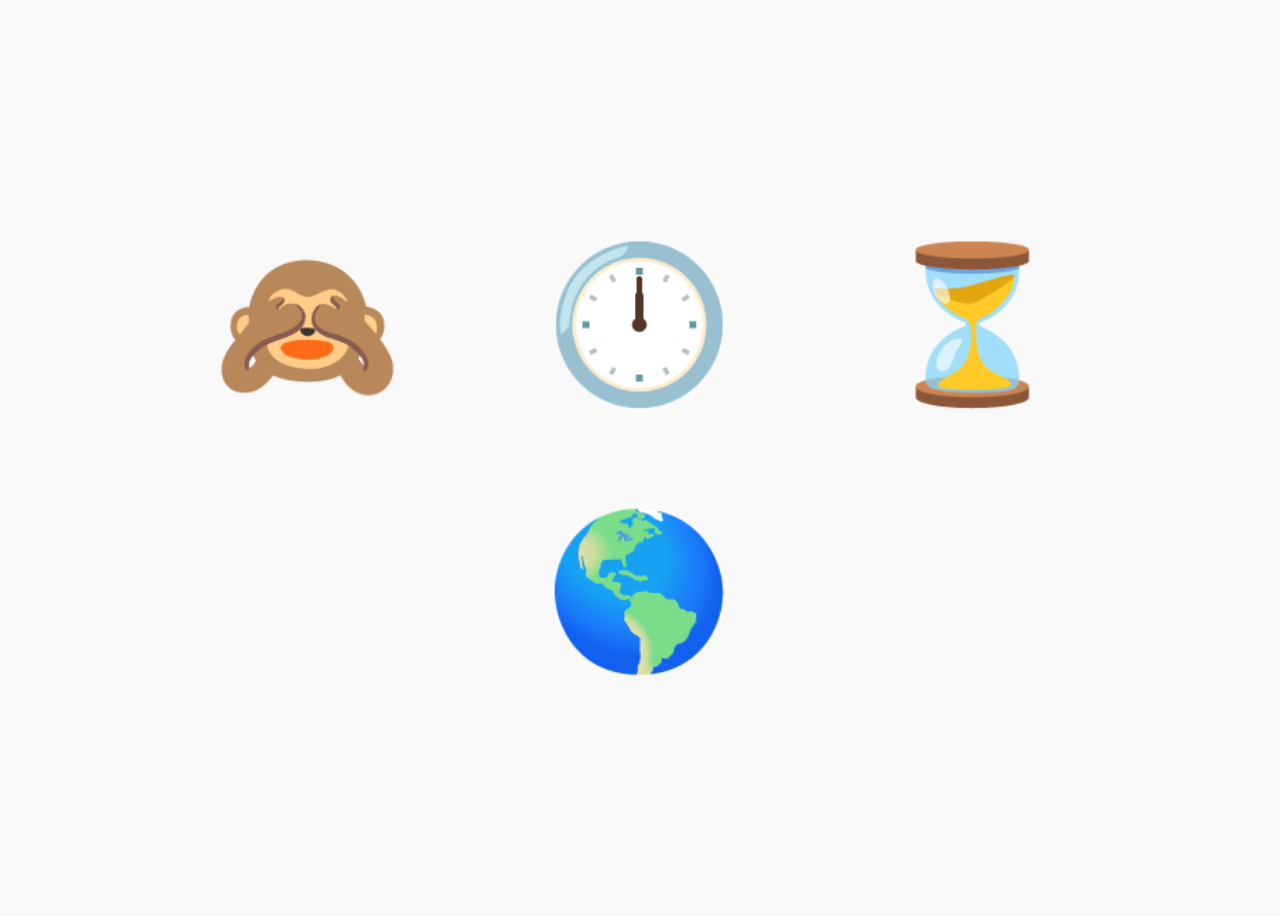
<file: 2.EmojiAnimations/index.html>
<!DOCTYPE html>
<html lang="en">
<head>
    <meta charset="UTF-8">
    <meta http-equiv="X-UA-Compatible" content="IE=edge">
    <meta name="viewport" content="width=device-width, initial-scale=1.0">
    <title>Document</title>
    <link rel="stylesheet" href="style.css">
</head>
<body>  
<span class="emoji monkey" role="img" aria-label="monkey"></span>
<span class="emoji clock" role="img" aria-label="clock"></span>
<span class="emoji hourglass" role="img" aria-label="hourglass"></span>
<span class="emoji earth" role="img" aria-label="earth rotating"></span>
</body>
</html>
</file>
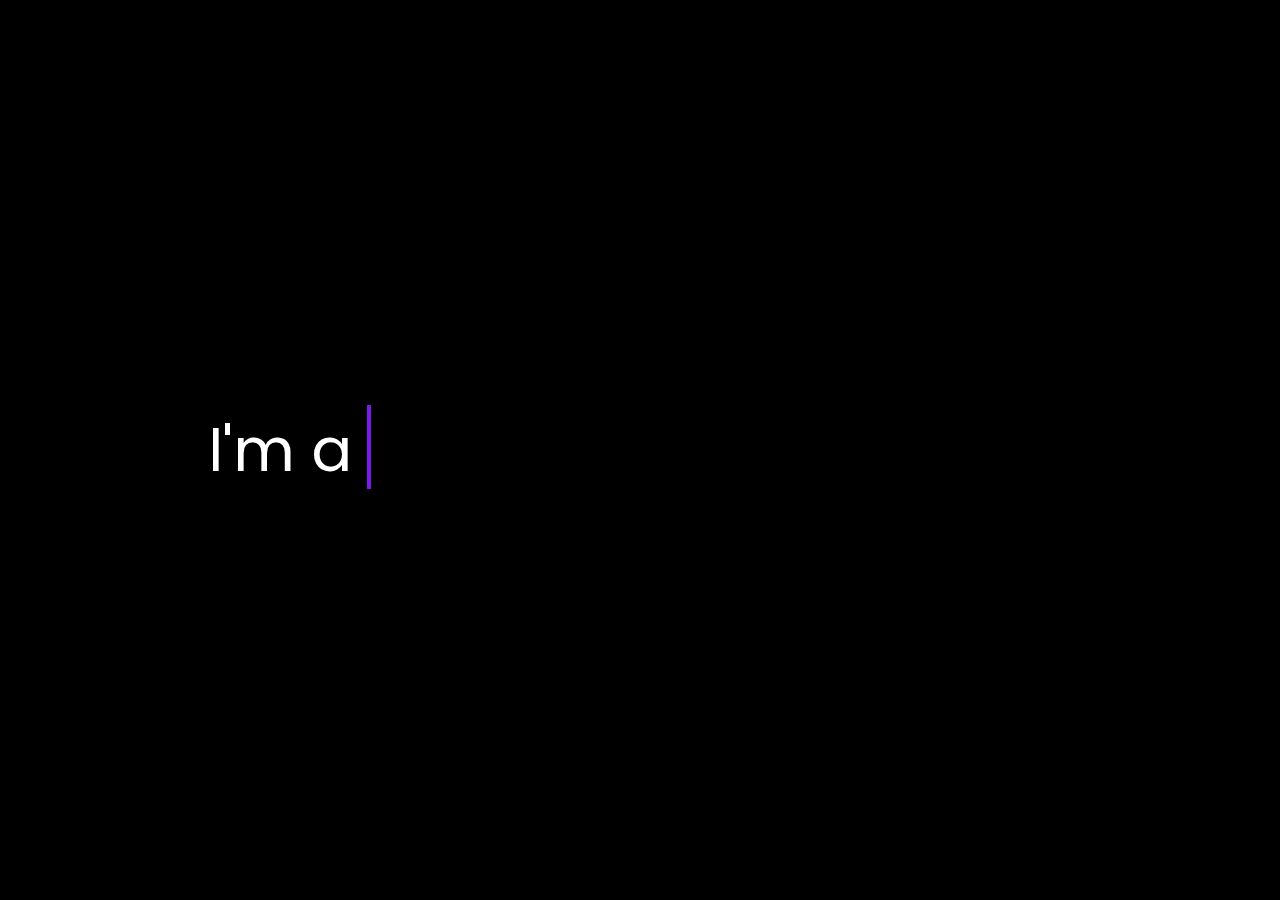
<file: 3.Text-Fade-Animation/index.html>
<!DOCTYPE html>
<html>
    <html lang="en">
    <head>
        <meta charset="utf-8">
        <title>Text Typing Animation</title>
        <link rel="stylesheet" href="style.css">
    </head>
      <body>
          <div class="wrapper">
              <div class="static-txt">I'm a</div>
              <ul class="dynamic-txts">
                  <li><span>Front-End Developer 🙋</span></li>
                  <li><span>UI/UX Designer 🤍</span></li>
                  <li><span>Problem Solver 🛠️</span></li>
                  <li><span>Software Developer 💻</span></li>
                </ul>
            </div>
      </body>
</html>
</file>
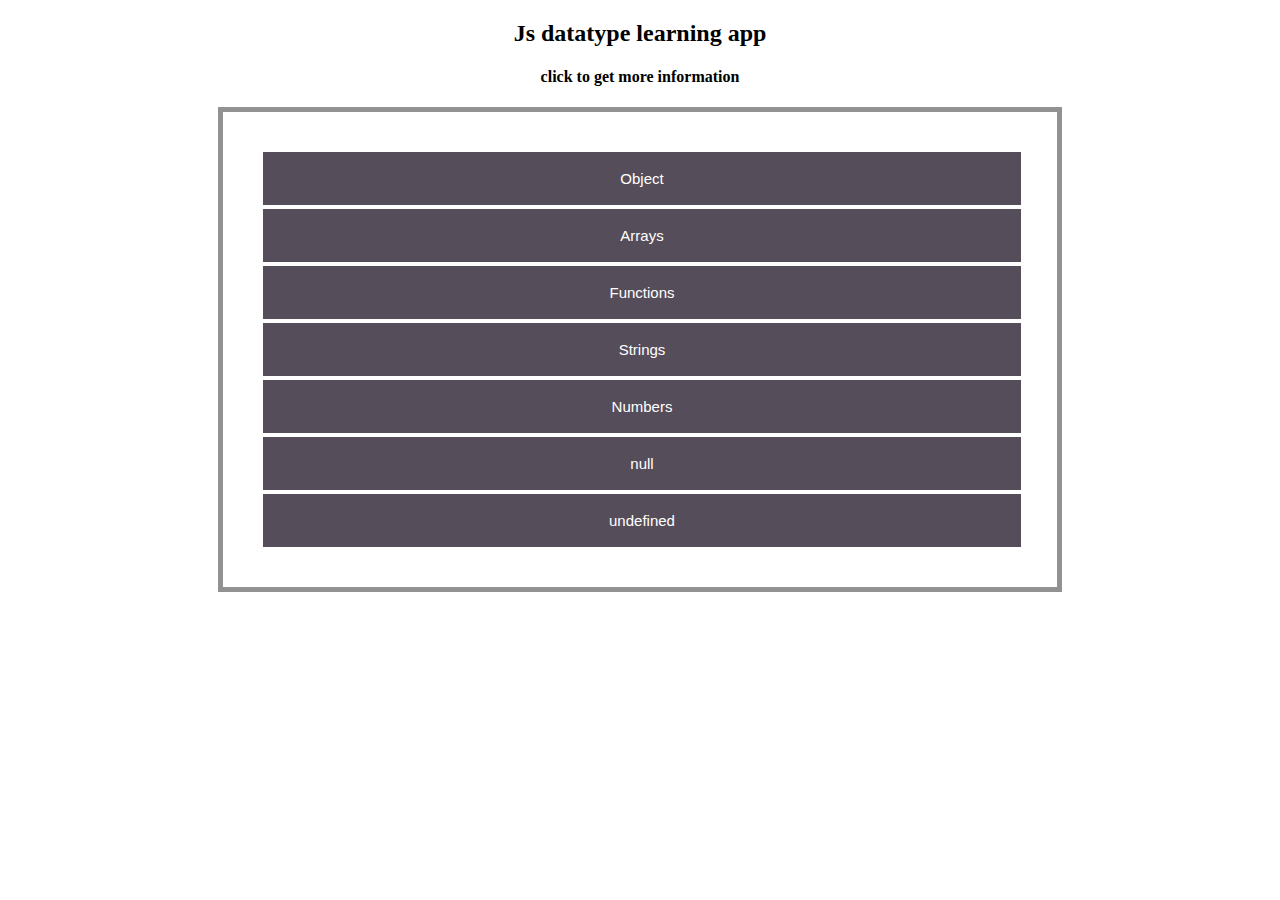
<file: 4.collapse/index.html>
<!-- // Create a mini Js datatype learning app.
// Create buttons namely ‘Objects’, ‘Arrays’, ‘Functions’, ‘Strings’, ‘Numbers’, ‘null’, ‘undefined’ in index.html.
// On clicking any respective button, the user should be able to see 5-6 bullet-point information about that particular datatype.
// For e.g If I click on ‘Object’, I should see information about Js objects like what are objects, how they work, mutability, etc. -->

<!-- ............................................................................................................... -->

<!DOCTYPE html>
<html>
<head>
<meta name="viewport" content="width=device-width, initial-scale=1">
<style>

#container{
    width: 60%;
    margin: auto;
    border: 5px solid rgb(146, 146, 146);
    padding: 3%;
}
.collapsible {
  background-color: rgb(86, 77, 90);
  color: white;
  cursor: pointer;
  padding: 18px;
  width: 100%;
  border: none;
  text-align: left;
  outline: none;
  font-size: 15px;
  margin: 2px;
  text-align: center;
}

.active, .collapsible:hover {
  background-color: rgb(151, 122, 158);
}

.content {
  padding: 0 18px;
  max-height: 0;
  overflow: hidden;
  transition: max-height 0.2s ease-out;
  background-color: #f1f1f1;
}
#head{
    text-align: center;
}
</style>
</head>
<body>
<div id="head">
<h2>Js datatype learning app</h2>

<h4>click to get more information</h4>
</div>

<div id="container">
<button class="collapsible">Object</button>
<div class="content">
    <ul>
        <li>The object is a complex data type that allows you to store collections of data.</li>
        <li>An object contains properties, defined as a key-value pair. A property key (name) is always a string, but the value can be any data type, like strings, numbers, booleans, or complex data types like arrays, function and other objects</li>
        <li>e.g. var person = {"name": "Clark", "surname": "Kent", "age": "36"};</li>
        <li>JavaScript objects are containers for named values, called properties and methods.</li>
        <li>A JavaScript object has properties associated with it. A property of an object can be explained as a variable that is attached to the object. Object properties are basically the same as ordinary JavaScript variables, except for the attachment to objects. The properties of an object define the characteristics of the object. You access the properties of an object with a simple dot-notation:

            e.g.objectName.propertyName</li>
      </ul>
</div>
<button class="collapsible">Arrays</button>
<div class="content">
    <ul>
        <li>An array is a type of object used for storing multiple values in single variable.</li>
        <li>Each value (also called an element) in an array has a numeric position, known as its index, and it may contain data of any data type-numbers, strings, booleans, functions, objects, and even other arrays. The array index starts from 0, so that the first array element is arr[0] not arr[1].</li>
        <li>The simplest way to create an array is by specifying the array elements as a comma-separated list enclosed by square brackets, as shown in the example below:</li>
        <li>e.g. var colors = ["Red", "Yellow", "Green", "Orange"];</li>
        <li>The length property is always one more than the highest array index.</li>
    </ul>
</div>
<button class="collapsible">Functions</button>
<div class="content">
    <ul>
        <li>The function is callable object that executes a block of code. Since functions are objects, so it is possible to assign them to variables</li>
        <li>e.g. function createGreeting(name){return "Hello, " + name;} ----var result = displayGreeting(createGreeting, "Peter"); --Output: Hello, Peter</li>
        <li>The code inside the function will execute when "something" invokes (calls) the function:  </li>
        
            <ul>
                <li>an event occurs (when a user clicks a button)</li> 
                <li>When it is invoked (called) from JavaScript code</li> 
                <li>Automatically (self invoked)</li>
           </ul>
       
      </ul>
</div>
<button class="collapsible">Strings</button>
<div class="content">
    <ul>
        <li>The string data type is used to represent textual data (i.e. sequences of characters).</li>
        <li>Strings are created using single or double quotes surrounding one or more characters</li>
        <li>e.g. var a = "Let's have a cup of coffee."; or var b = 'He said "Hello" and left.'; </li>
        <li>Strings are immutable: Strings cannot be changed, only replaced.</li>
        <li>Property access might be a little unpredictable:
            <ul>
                <li>It makes strings look like arrays (but they are not)</li>
                <li>If no character is found, [ ] returns undefined, while charAt() returns an empty string.</li>
                <li>It is read only. str[0] = "A" gives no error (but does not work!)</li>
            </ul>
        </li>
      </ul>
</div>
<button class="collapsible">Numbers</button>
<div class="content">
    <ul>
        <li>The number data type is used to represent positive or negative numbers with or without decimal place, or numbers written using exponential notation</li>
        <li>e. g. 1.5e-4 (equivalent to 1.5x10-4).</li>
        <li>When parsing data that has been serialized to JSON, integer values falling outside of this range can be expected to become corrupted when JSON parser coerces them to Number type.</li>
        <li>The Number data type also includes some special values which are: Infinity, -Infinity and NaN. Infinity represents the mathematical Infinity ∞, which is greater than any number. Infinity is the result of dividing a nonzero number by 0,</li>
        <li>While NaN represents a special Not-a-Number value. It is a result of an invalid or an undefined mathematical operation, like taking the square root of -1 or dividing 0 by 0, etc</li>
    </ul>
</div>
<button class="collapsible">null</button>
<div class="content">
    <ul>
        <li>This is another special data type that can have only one value-the null value. A null value means that there is no value. It is not equivalent to an empty string ("") or 0, it is simply nothing.</li>
        <li>e.g. var a = null;</li>
        <li> In APIs, null is often retrieved in a place where an object can be expected but no object is relevant.</li>
        <li>If you try to find DOM element using document.getElelementByID for example, and if element is found then it will return null. So it is recommended to check for null before doing something with that element.</li>
        <li>null is primitive value.</li>
    </ul>
</div>
<button class="collapsible">undefined</button>
<div class="content">
    <ul>
        <li>The undefined data type can only have one value-the special value undefined. If a variable has been declared, but has not been assigned a value, has the value undefined.</li>
        <li>undefined is primitive value.</li>
        <li>e. g. var a;</li>
        <li>The strict equality operator (as opposed to the standard equality operator) must be used here, because x == undefined also checks whether x is null, while strict equality doesn't. This is because null is not equivalent to undefined.</li>
      </ul>
</div>

</div>

<script>
let coll = document.getElementsByClassName("collapsible");
let i;      // mutability

for (i = 0; i < coll.length; i++) {
 
    coll[i].addEventListener("click", function(){
   
        this.classList.toggle("active");
  
        let content = this.nextElementSibling;
    
        if (content.style.maxHeight){
    
            content.style.maxHeight = null;
    
        } else {
    
            content.style.maxHeight = content.scrollHeight + "px";
   
        } 
  
    });
}
</script>

</body>
</html>
</file>
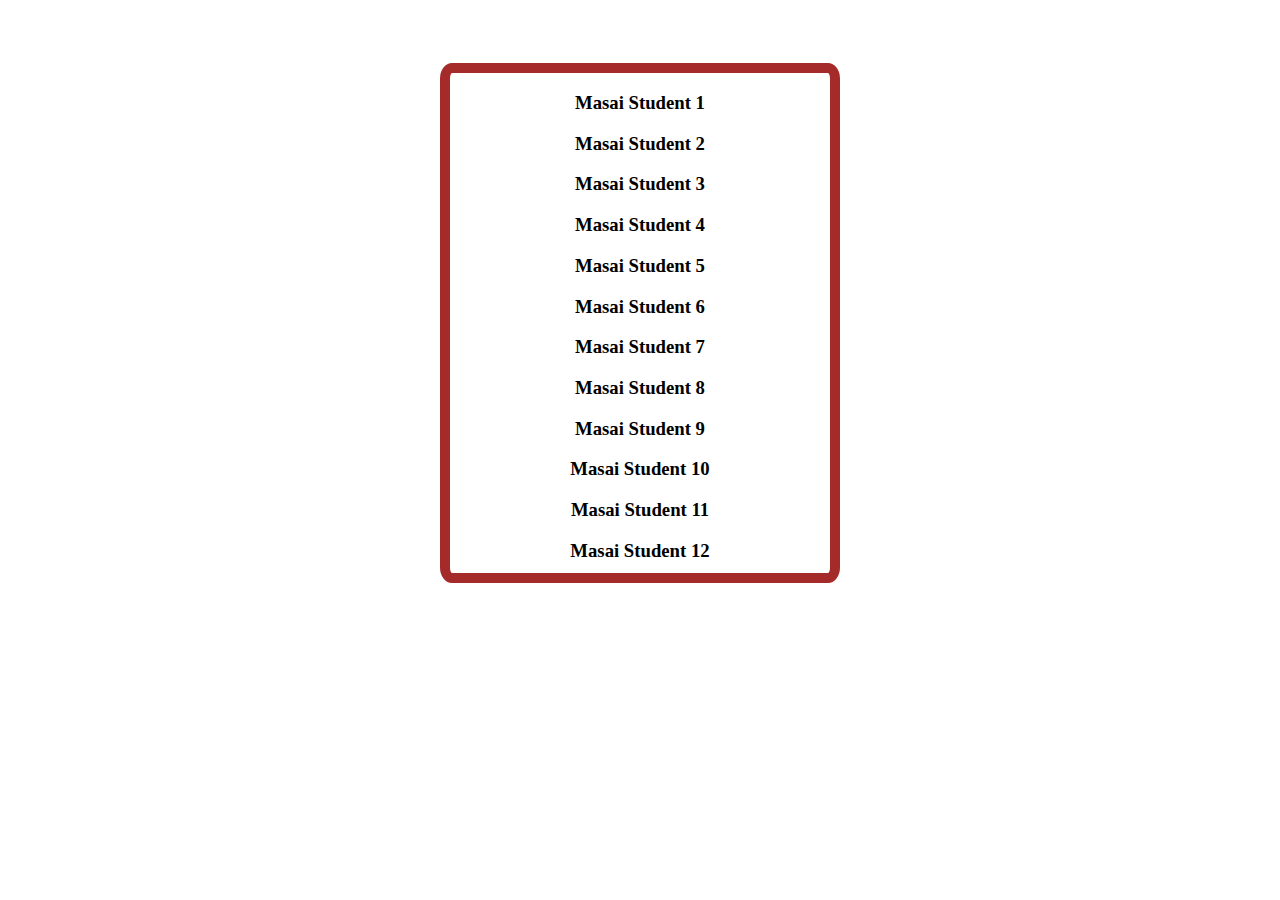
<file: Infinite_Scroll/index.html>
<!DOCTYPE html>
<html lang="en">
<head>
    <meta charset="UTF-8">
    <meta http-equiv="X-UA-Compatible" content="IE=edge">
    <meta name="viewport" content="width=device-width, initial-scale=1.0">
    <title>Infinite Scrolling</title>
    <link rel="stylesheet" href="style.css">
</head>
<body>
   
            <div id="scrollDiv"></div>
   
</body>
<script src="script.js"></script>
</html>
</file>
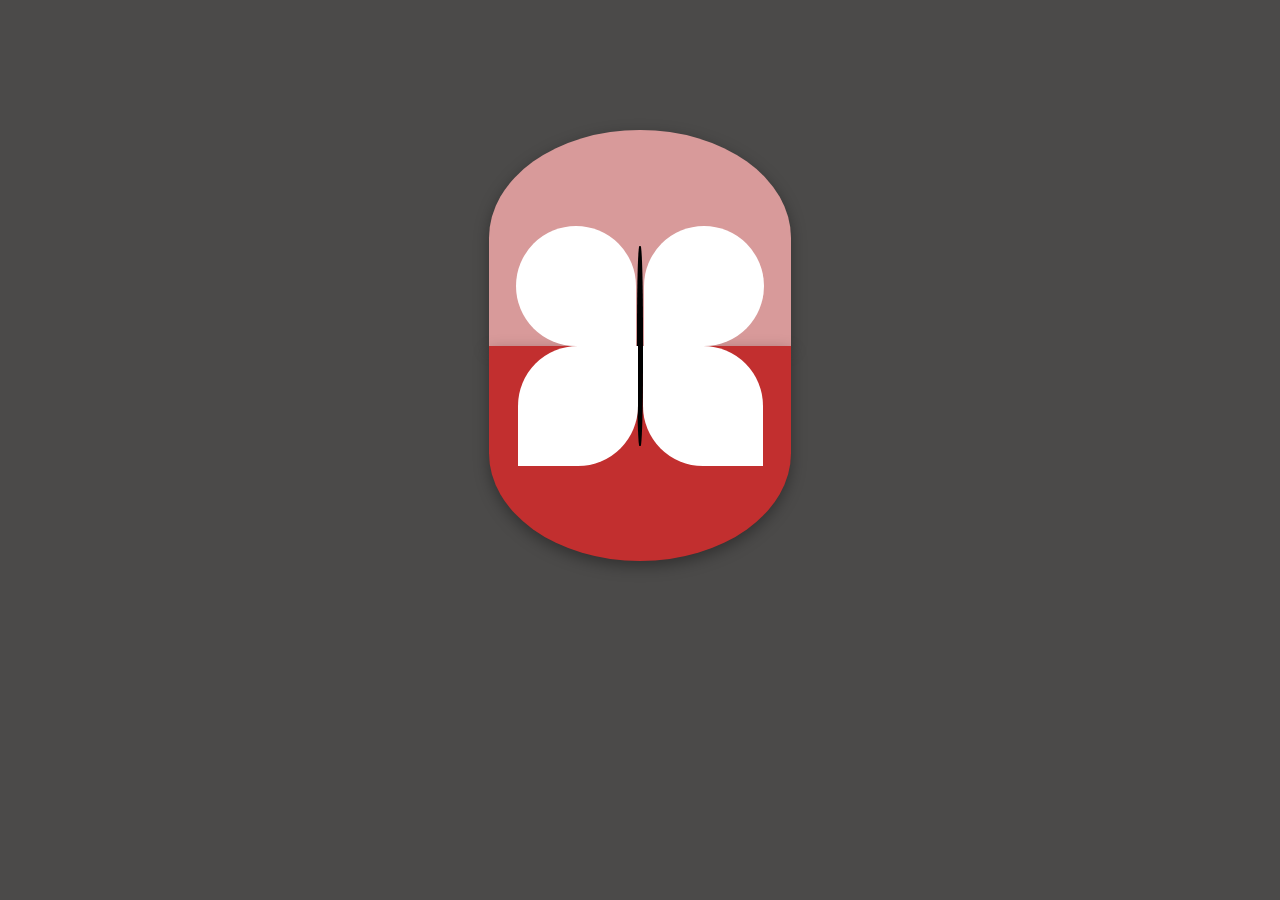
<file: 1.CSSexperiments/butterfly/index.html>
<!DOCTYPE html>
<html lang="en">
<head>
    <meta charset="UTF-8">
    <meta http-equiv="X-UA-Compatible" content="IE=edge">
    <meta name="viewport" content="width=device-width, initial-scale=1.0">
    <title>butterfly</title>
    <link rel="shortcut icon" href="https://media.istockphoto.com/vectors/cute-sun-with-smile-vector-id910200710?s=612x612">
    <link rel="stylesheet" href="./style.css">
</head>
<body>
    <div>

    
    <div id= "white">
        <div class="round1">

        </div>
        <div id="black">

        </div>
        <div class="round2">

        </div>
      
    </div>

  


    <div id= "white1">
    <div class="round3">

    </div>
    <div class="round4">

    </div>
</div>
</div>
    <div id="yellow">

    </div>
</body>
</html>
</file>
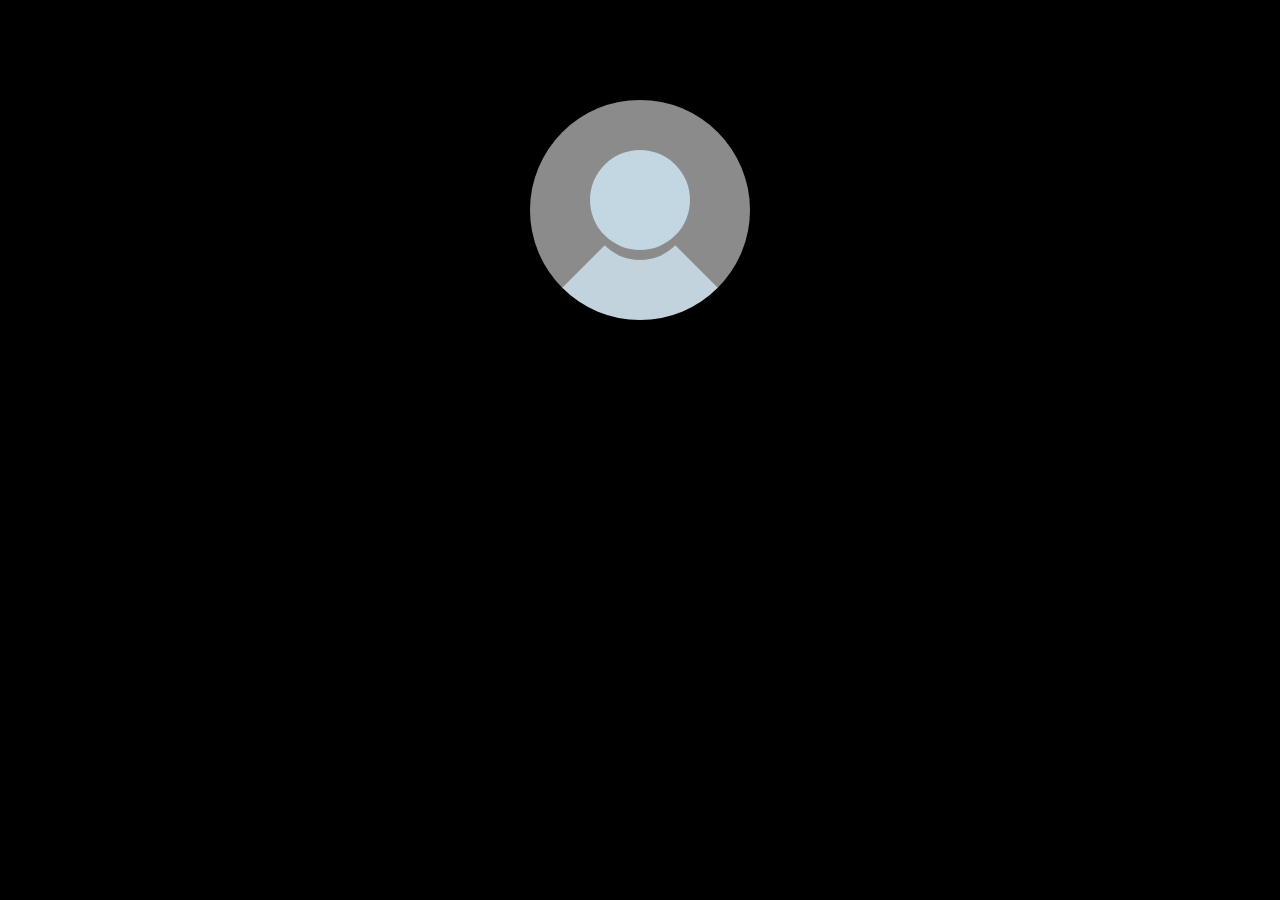
<file: 1.CSSexperiments/userProfile/index.html>
<!DOCTYPE html>
<html lang="en">
<head>
    <meta charset="UTF-8">
    <meta http-equiv="X-UA-Compatible" content="IE=edge">
    <meta name="viewport" content="width=device-width, initial-scale=1.0">
    <title>user Profile</title>
    <link rel="shortcut icon" href="https://media.istockphoto.com/vectors/cute-sun-with-smile-vector-id910200710?s=612x612">
    <link rel="stylesheet" href="./style.css">
</head>
<body>
    <div id="outerCircle">
       
    </div>
    <div id="mountain">

    </div>
</body>
</html>
</file>
<file: 2.EmojiAnimations/style.css>
body {
    display: flex;
    flex-wrap: wrap;
    justify-content: center;
    align-items: center;
    align-content: center;
    min-height: 100vh;
    background-color: #f9f9f9;
}

.emoji {
    font-size: calc(100px + 4vw);
    min-width: 1.4em;
    margin: 0.3em 0.4em;
    text-align: center;
}

.emoji::after {
    animation-timing-function: linear;
    animation-iteration-count: infinite;
}

.clock::after {
    content: '🕛';
    animation-name: clock;
    animation-duration: 5s;
}



.hourglass::after {
    content: '⏳';
    --emoji: '⌛️';
    animation-name: twoFrames;
    animation-duration: 1.2s;
}

.earth::after {
    content: '🌎';
    --emoji-1: '🌍';
    --emoji-2: '🌏';
    animation-name: threeFrames;
    animation-duration: 1.5s;
}



.monkey::after {
    content: '🙈';
    --emoji-1: '🙉';
    --emoji-2: '🙊';
    animation-name: threeFrames;
    animation-duration: 2s;
}

.hearts::after {
    content: '💗';
    animation-name: hearts;
    animation-duration: 3s;
}


.inbox::after {
    content: '📥';
    --emoji: '📤';
    animation-name: twoFrames;
    animation-duration: 1s;
}

@keyframes twoFrames {
    50% {
        content: var(--emoji);
    }
}

@keyframes threeFrames {
    33.333% {
        content: var(--emoji-1);
    }

    66.666% {
        content: var(--emoji-2);
    }
}



@keyframes clock {
    8.333% {
        content: '🕐';
    }

    16.666% {
        content: '🕑';
    }

    25% {
        content: '🕒';
    }

    33.333% {
        content: '🕓';
    }

    41.666% {
        content: '🕔';
    }

    50% {
        content: '🕕';
    }

    58.333% {
        content: '🕖';
    }

    66.666% {
        content: '🕗';
    }

    75% {
        content: '🕘';
    }

    83.333% {
        content: '🕙';
    }

    91.666% {
        content: '🕚';
    }
}
</file>
<file: 3.Text-Fade-Animation/style.css>
@import url('https://fonts.googleapis.com/css?family=Poppins:200,300,400,500,600,700&display=swap');

*{
    margin: 0;
    padding: 0;
    box-sizing: border-box;
    font-family: 'Poppins', sans-serif;

}

body{
   display: flex;
    align-items: center;
    justify-content: center;
    min-height: 100vh;
    background: #000000;
}

.wrapper{
    display: flex;
}

.wrapper .static-txt{
    color: #fff;
    font-size: 60px;
    font-weight: 400;

}

.wrapper .dynamic-txts{
    margin-left: 15px;
    height: 90px;
    line-height: 90px;
    overflow: hidden;

}

.dynamic-txts li{
    color: #7008e7;
    list-style: none;
    font-size: 60px;
    font-weight: 500;
    position: relative;
    top: 0;
    animation: slide 12s steps(4)infinite;

}

@keyframes slide {
    100%{
      top: -360px;
    }
} 

.dynamic-txts li span{
    position: relative;
} 

.dynamic-txts li span::after{
    content: "";
    position: absolute;
    left: 0;
    height: 100%;
    width: 100%;
    background: #000000;
    border-left: 4px solid #7b1be9;
    animation: typing 3s steps(30)infinite;

}

@keyframes typing {
    100%{
        left: 100%;
        margin: 0 -35px 0 35px;
    }
}
</file>
<file: Infinite_Scroll/style.css>
#scrollDiv {
    border: 10px solid brown;
    height: 500px;
    margin: auto;
    width: 30%;
    text-align: center;
    border-radius: 3%;
    overflow-y: scroll;
    margin-top: 5%;


  }
</file>
<file: 1.CSSexperiments/butterfly/style.css>
body{
    margin: 0;
    padding: 0;
    background-color: rgb(75, 74, 73);
}
#white{
    height: 190px;
    width: 250px;
    margin: auto;
    display: flex;
    margin-top: 130px;
    padding: 2% 2% 0 2%;
    background-color: rgb(216, 154, 154);
    border-top-left-radius:50%;
    border-top-right-radius:50%;
    box-shadow: rgba(0, 0, 0, 0.35) 0px 5px 15px;
}
#yellow{
    height: 180px;
    width: 280px;
    margin: auto;
    /* background-color: rgb(223, 220, 71); */
    border-radius:0 50%;
}
#black{
    height: 200px;
    width: 6px;
    margin: auto;
    background-color: black;
    border-radius: 40%;
    margin-top:90px;
}
.round1{
    height: 120px;
    width: 120px;
    margin: auto;
    margin-top: 70px;
    background-color: rgb(255, 255, 255);
    border-radius:50%;
    border-bottom-right-radius: 0%;
}
.round2{
    height: 120px;
    width: 120px;
    margin: auto;
    margin-top: 70px;
    background-color: rgb(255, 255, 255);
    border-radius:50%;
    border-bottom-left-radius: 0%;
    
}
#white1{
    height: 190px;
    width: 250px;
    margin: auto;
    display: flex;
    padding: 0 2% 2% 2%;
    background-color: rgb(194, 47, 47);
    box-shadow: rgba(0, 0, 0, 0.35) 0px 5px 15px;
    border-bottom-left-radius:50%;
    border-bottom-right-radius:50%;

}
.round3{
    height: 120px;
    width: 120px;
    margin: auto;
    margin-top: 0px;
    background-color: rgb(255, 255, 255);
    border-radius:50% 0;
    /* border-top-right-radius: 0%; */
}
.round4{
    height: 120px;
    width: 120px;
    margin: auto;
    margin-top: 0px;
    background-color: rgb(255, 255, 255);
    border-radius:0 50% ;
    /* border-top-left-radius: 0%; */
    
}
</file>
<file: 1.CSSexperiments/userProfile/style.css>
body{
    background-color: black;
}
#outerCircle{
    height: 100px;
    width: 100px;
    background-color: rgb(209, 234, 248);
    margin: auto;
    margin-top: 150px;
    border-radius: 50%;
    margin-bottom: -150px;
    opacity: 0.8;
    
}
#outerCircle:hover{
    height: 102px;
    width: 102px;
}
#mountain{
    margin: auto;
    height: 100px;
    width: 100px;
    background-color: rgb(139, 139, 139);
    border-bottom: 60px solid rgb(194, 211, 221); 
    border-top: 60px solid transparent;
    border-left: 60px solid transparent;
    border-right: 60px solid transparent;
    border-radius: 50%;
}
</file>
